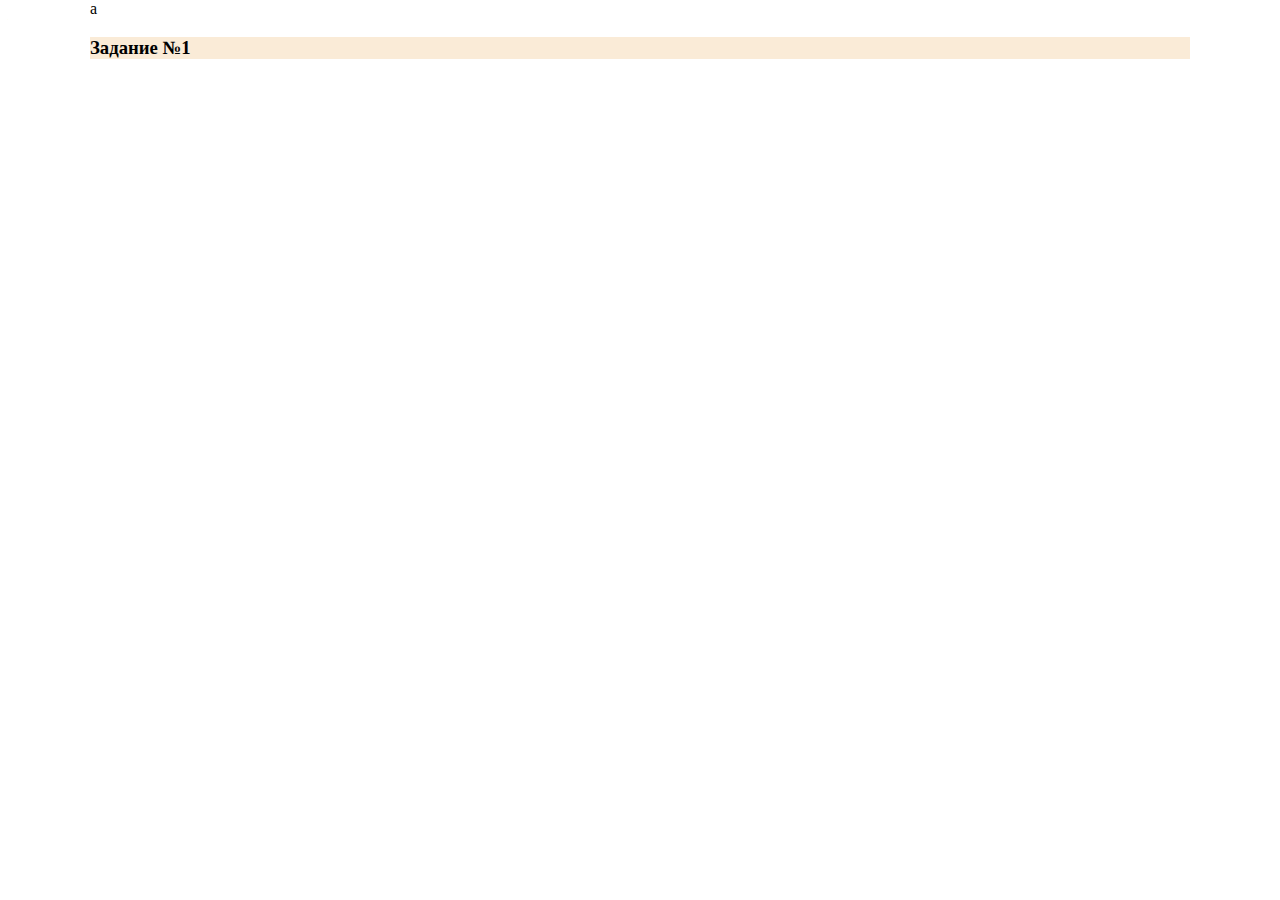
<file: index.html>
<!DOCTYPE html>
<html lang="ru">
<head>
    <meta charset="UTF-8">
    <title>Title</title>
a    <link rel="stylesheet" href="css/style.css">
</head>
<body>

<main>
    <section>
        <h3>Задание №1</h3>
    </section>
</main>

<script src="tasks/task2.js"></script>
</body>
</html>
</file>
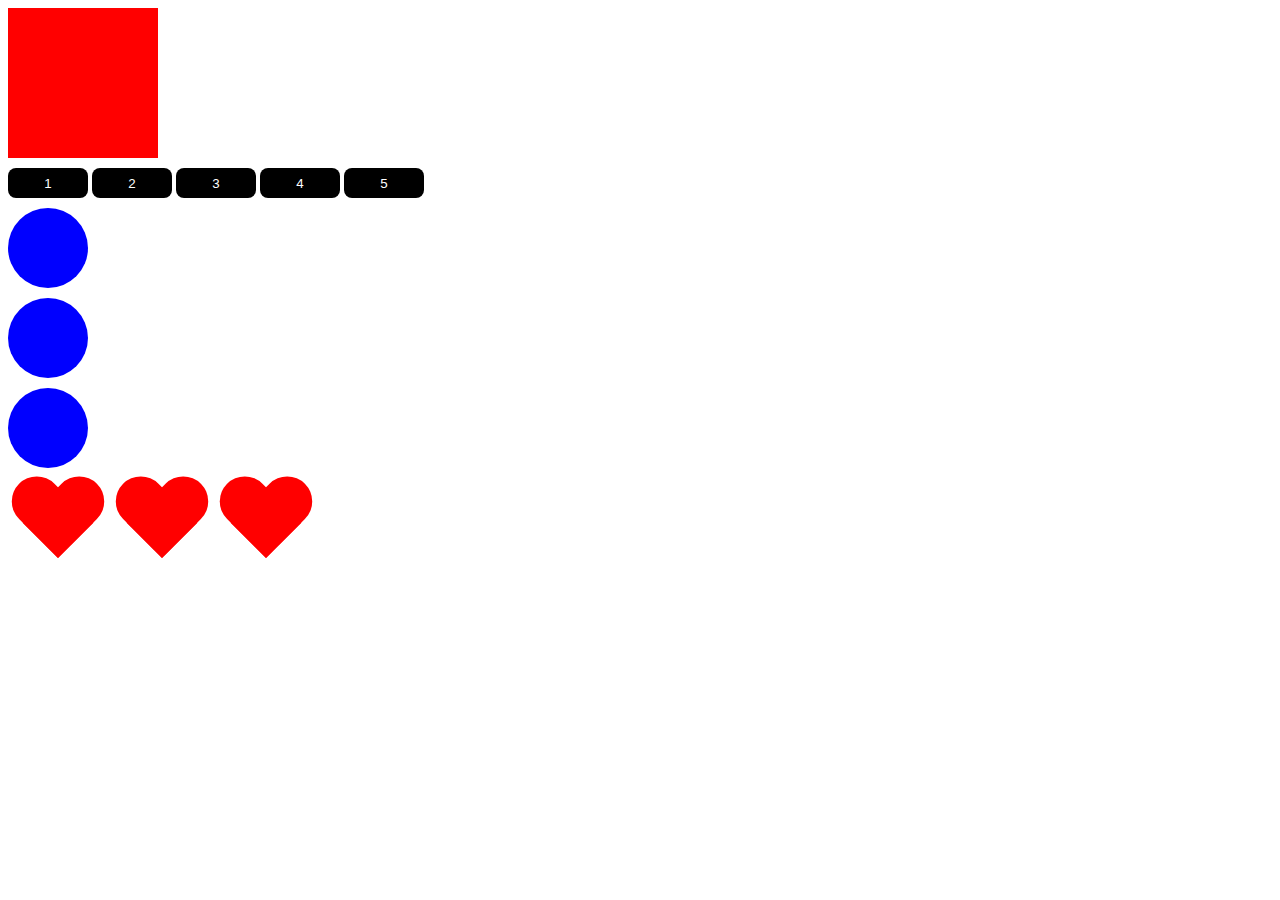
<file: elements/index.html>
<!DOCTYPE html>
<html lang="ru">
	<head>
		<meta charset="utf-8">
		<meta http-equiv="X-UA-Compatible" content="IE=edge">
		<title>JavaScript</title>
		<link rel="stylesheet" href="css/style.css">
	</head>
	<body>
		<div class="box" id="box"></div>
		<button>1</button>
		<button>2</button>
		<button>3</button>
		<button>4</button>
		<button>5</button>

		<div class="circle"></div>
		<div class="circle"></div>
		<div class="circle"></div>

		<div class="wrapper">
			<div class="heart"></div>
			<div class="heart"></div>
            <div class="heart"></div>
            
		</div>

		<script src="js/script.js"></script>
	</body>
</html>
</file>
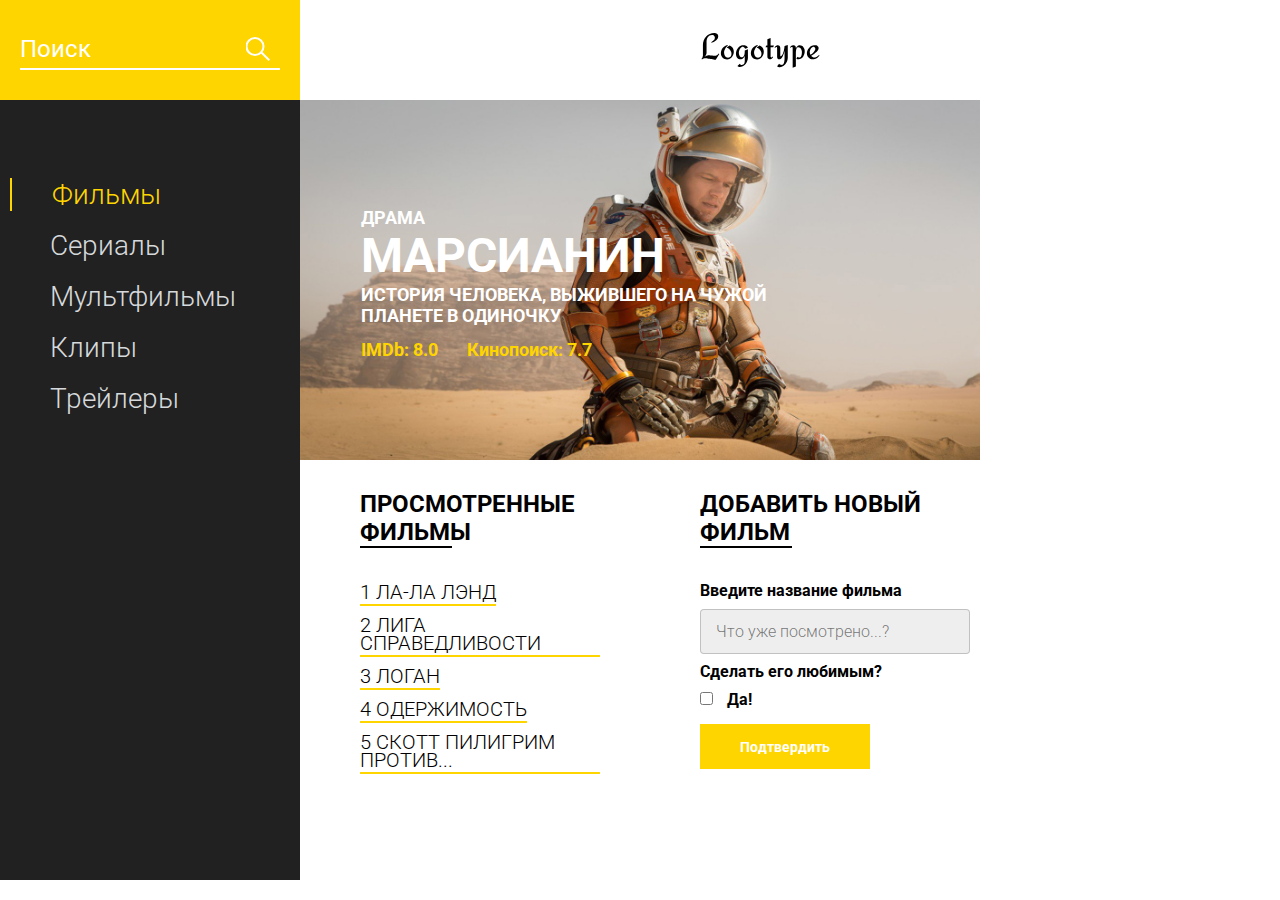
<file: movieDB/index.html>
<!DOCTYPE html>
<html lang="en">
<head>
    <meta charset="UTF-8">
    <meta content="width=device-width, initial-scale=1.0" name="viewport">
    <title>Movie DB</title>
    <link href="https://fonts.googleapis.com/css?family=Roboto:300,400,700&display=swap&subset=cyrillic-ext"
          rel="stylesheet">
    <link href="css/style.min.css" rel="stylesheet">
</head>
<body>
<header class="header">
    <div class="header__search">
        <form action="#">
            <input id="search" placeholder="Поиск" type="text">
            <label for="search"></label>
        </form>
    </div>
    <div class="header__logo">
        <img alt="logo" src="icons/Logotype.svg">
    </div>
</header>
<main class="promo">
    <div class="promo__menu">
        <nav class="promo__menu-list">
            <ul>
                <li><a class="promo__menu-item promo__menu-item_active" href="#">Фильмы</a></li>
                <li><a class="promo__menu-item" href="#">Сериалы</a></li>
                <li><a class="promo__menu-item" href="#">Мультфильмы</a></li>
                <li><a class="promo__menu-item" href="#">Клипы</a></li>
                <li><a class="promo__menu-item" href="#">Трейлеры</a></li>
            </ul>
        </nav>
    </div>
    <div class="promo__content">
        <div class="promo__bg">
            <div class="promo__genre">КОМЕДИЯ</div>
            <div class="promo__title">МАРСИАНИН</div>
            <div class="promo__descr">ИСТОРИЯ ЧЕЛОВЕКА, ВЫЖИВШЕГО НА ЧУЖОЙ ПЛАНЕТЕ В ОДИНОЧКУ</div>
            <div class="promo__ratings">
                <span>IMDb: 8.0</span>
                <span>Кинопоиск: 7.7</span>
            </div>
        </div>
        <div class="promo__interactive">
            <div>
                <div class="promo__interactive-title">ПРОСМОТРЕННЫЕ ФИЛЬМЫ</div>
                <ul class="promo__interactive-list">
                    <li class="promo__interactive-item">ЛОГАН
                        <div class="delete"></div>
                    </li>
                    <li class="promo__interactive-item">ЛИГА СПРАВЕДЛИВОСТИ
                        <div class="delete"></div>
                    </li>
                    <li class="promo__interactive-item">ЛА-ЛА ЛЭНД
                        <div class="delete"></div>
                    </li>
                    <li class="promo__interactive-item">ОДЕРЖИМОСТЬ
                        <div class="delete"></div>
                    </li>
                    <li class="promo__interactive-item">СКОТТ ПИЛИГРИМ ПРОТИВ...
                        <div class="delete"></div>
                    </li>
                </ul>
            </div>
            <div>
                <form class="add">
                    <div class="promo__interactive-title">ДОБАВИТЬ НОВЫЙ ФИЛЬМ</div>
                    <span>Введите название фильма</span>
                    <input class="adding__input" id="add_film" placeholder="Что уже посмотрено...?" type="text">
                    <label for="add_film"></label>
                    <span>Сделать его любимым?</span>
                    <input id="checkbox" type="checkbox">
                    <label for="checkbox"></label>
                    <span class="yes">Да!</span>
                    <button>Подтвердить</button>
                </form>
            </div>
        </div>
    </div>
    <div class="promo__adv">
        <div class="promo__adv-title">Реклама от спонсоров</div>
        <img alt="some picture" src="img/content_1.jpg">
        <img alt="some picture" src="img/content_2.jpg">
        <img alt="some picture" src="img/content_3.png">
    </div>
</main>

<script src="js/task5.js"></script>
</body>
</html>
</file>
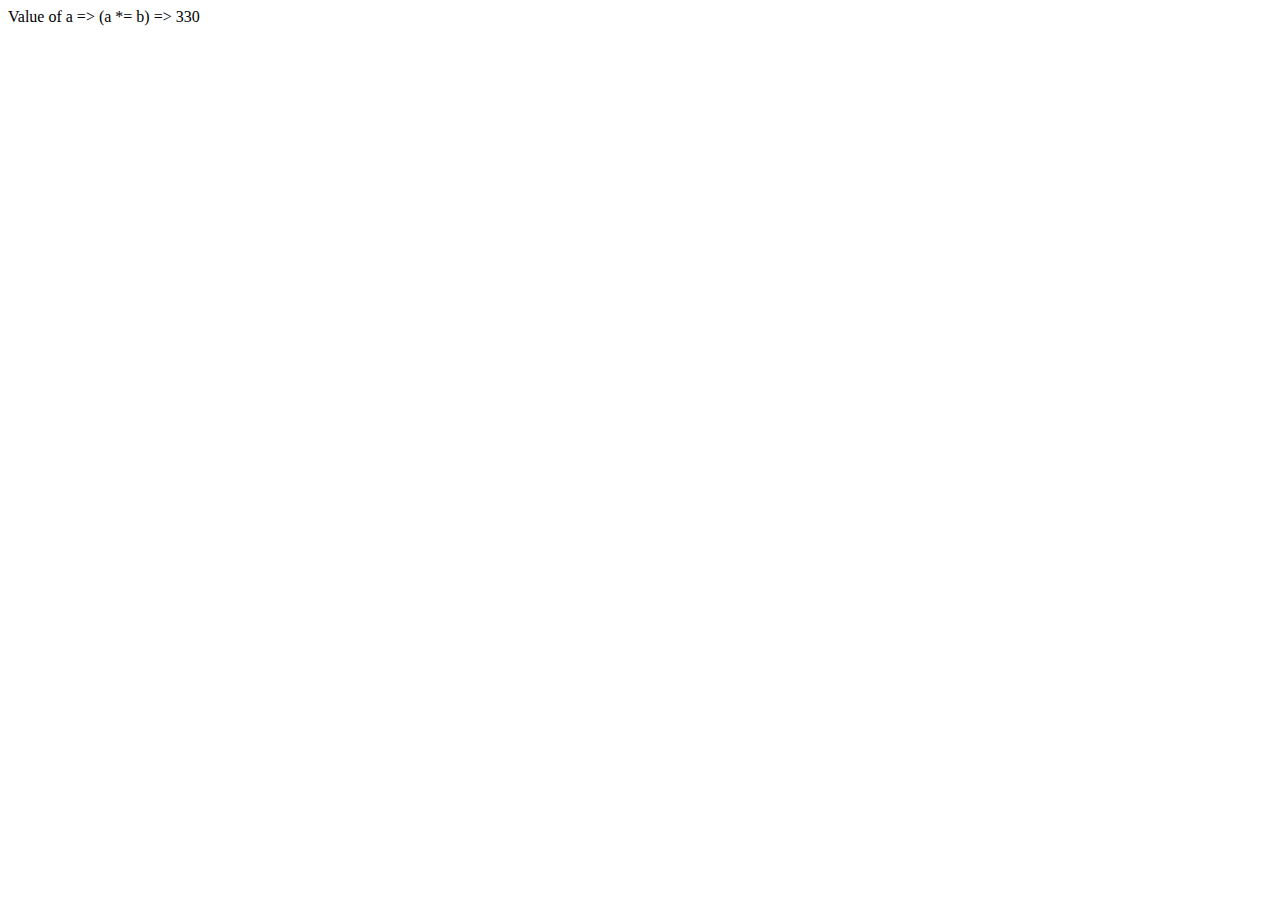
<file: test.html>
<!DOCTYPE html>
<html lang="en">
<head>
    <meta charset="UTF-8">
    <title>Title</title>
</head>
<body>
<script>
    let a = 33;
    let b = 10;

    document.write("Value of a => (a *= b) => ");
    result = (a *= b);
    document.write(result);
</script>
</body>
</html>
</file>
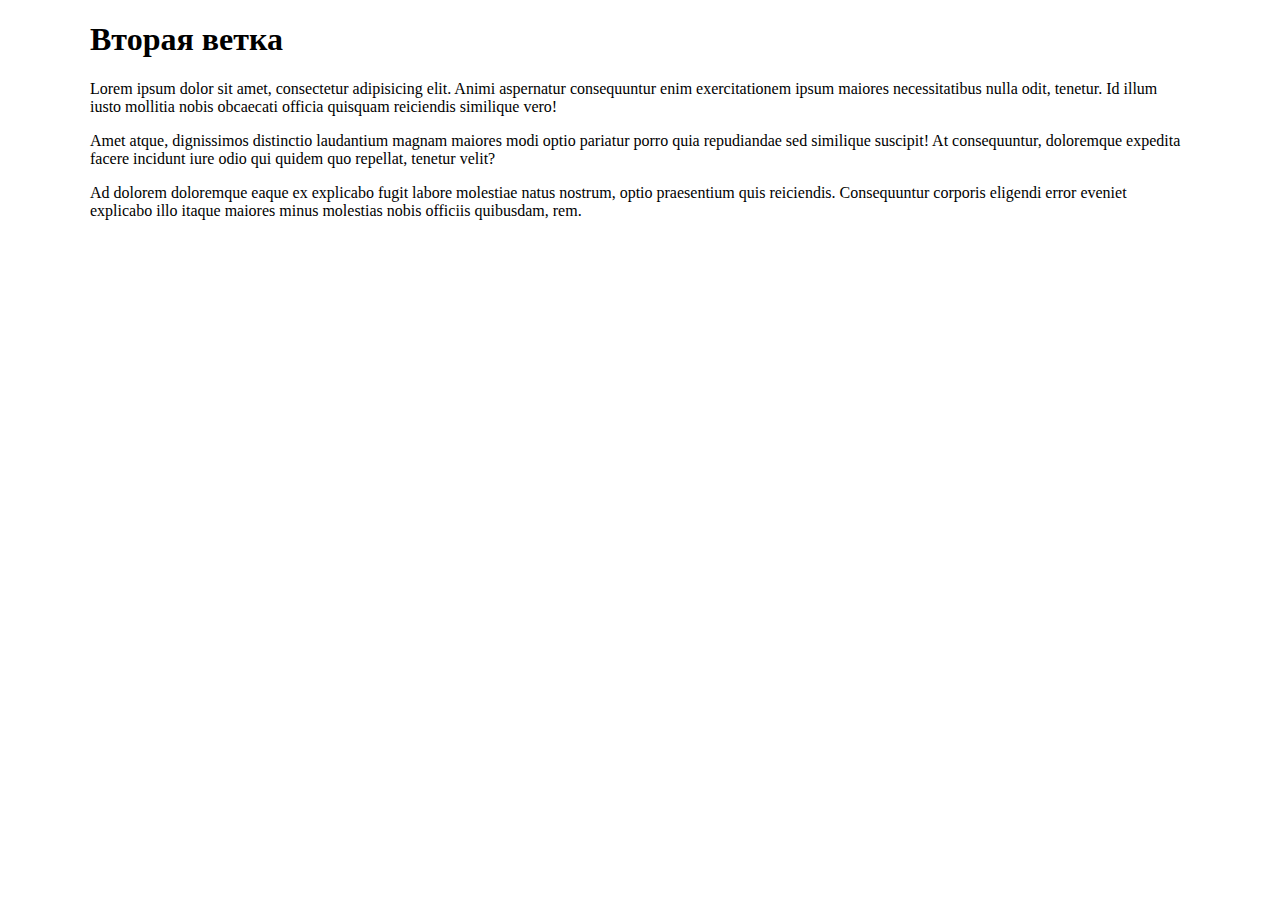
<file: ver2.html>
<!DOCTYPE html>
<html lang="ru">
<head>
    <meta charset="UTF-8">
    <title>Тестовая страница</title>
    <link rel="stylesheet" href="css/style.css">
</head>
<body>
    <h1>Вторая ветка</h1>
    <p>Lorem ipsum dolor sit amet, consectetur adipisicing elit. Animi aspernatur consequuntur enim exercitationem ipsum
        maiores necessitatibus nulla odit, tenetur. Id illum iusto mollitia nobis obcaecati officia quisquam reiciendis
        similique vero!</p>
    <p>Amet atque, dignissimos distinctio laudantium magnam maiores modi optio pariatur porro quia repudiandae sed
        similique suscipit! At consequuntur, doloremque expedita facere incidunt iure odio qui quidem quo repellat,
        tenetur velit?</p>
    <p>Ad dolorem doloremque eaque ex explicabo fugit labore molestiae natus nostrum, optio praesentium quis reiciendis.
        Consequuntur corporis eligendi error eveniet explicabo illo itaque maiores minus molestias nobis officiis
        quibusdam, rem.</p>
</body>
</html>
</file>
<file: css/style.css>
html,
body {
  max-width: 1100px;
  margin: 0 auto;
}

main {
  background-color: antiquewhite;
}
</file>
<file: elements/css/style.css>
.box {
  width: 150px;
  height: 150px;
  background-color: red;
}
button {
	width: 80px;
	height: 30px;
	margin-top: 10px;
	border: none;
	border-radius: 8px;
	background-color: #000;
	color: #fff;
	cursor: pointer;
	outline: none;
}

.circle {
	width: 80px;
	height: 80px;
	background-color: blue;
	display: block;
	margin-top: 10px;
	border-radius: 100%;
}

.heart {
	display: inline-block;
    position: relative;
    width: 100px;
    height: 90px;
    margin-top: 10px;
}
.heart:before,
.heart:after {
    position: absolute;
    content: "";
    left: 50px;
    top: 0;
    width: 50px;
    height: 80px;
    background: red;
    -moz-border-radius: 50px 50px 0 0;
    border-radius: 50px 50px 0 0;
    -webkit-transform: rotate(-45deg);
       -moz-transform: rotate(-45deg);
        -ms-transform: rotate(-45deg);
         -o-transform: rotate(-45deg);
            transform: rotate(-45deg);
    -webkit-transform-origin: 0 100%;
       -moz-transform-origin: 0 100%;
        -ms-transform-origin: 0 100%;
         -o-transform-origin: 0 100%;
            transform-origin: 0 100%;
}
.heart:after {
    left: 0;
    -webkit-transform: rotate(45deg);
       -moz-transform: rotate(45deg);
        -ms-transform: rotate(45deg);
         -o-transform: rotate(45deg);
            transform: rotate(45deg);
    -webkit-transform-origin: 100% 100%;
       -moz-transform-origin: 100% 100%;
        -ms-transform-origin: 100% 100%;
         -o-transform-origin: 100% 100%;
            transform-origin :100% 100%;
}
.black{
	width: 150px;
	height: 50px;
	line-height: 50px;
	text-align: center;
	background-color: black;
	margin-bottom: 30px;
	margin-top: 30px;
	color: #fff;
}
</file>
<file: movieDB/css/style.min.css>
*{-webkit-box-sizing:border-box;box-sizing:border-box;margin:0;padding:0;font-family:'Roboto', sans-serif}.header{display:-webkit-box;display:-ms-flexbox;display:flex;height:100px}.header__search{display:-webkit-box;display:-ms-flexbox;display:flex;-webkit-box-pack:center;-ms-flex-pack:center;justify-content:center;-webkit-box-align:center;-ms-flex-align:center;align-items:center;height:100%;width:300px;background:#FFD500}.header__search form{position:relative;width:260px;height:30px}.header__search form input{width:100%;border:none;border-bottom:2px solid #fff;background-color:transparent;color:#fff;font-size:24px;line-height:28px;padding-bottom:5px;outline:none}.header__search form input::-webkit-input-placeholder{color:#fff}.header__search form input:-ms-input-placeholder{color:#fff}.header__search form input::-ms-input-placeholder{color:#fff}.header__search form input::placeholder{color:#fff}.header__search form:after{content:'';display:block;position:absolute;top:2px;right:10px;background:url("../icons/search.svg") center center/cover no-repeat;width:24px;height:24px}.header__logo{display:-webkit-box;display:-ms-flexbox;display:flex;-webkit-box-pack:center;-ms-flex-pack:center;justify-content:center;-webkit-box-align:center;-ms-flex-align:center;align-items:center;height:100%;width:calc(100% - 360px)}.promo{height:780px;display:-webkit-box;display:-ms-flexbox;display:flex}.promo__menu{width:300px;height:100%;background:#212121;padding:60px 0 0 10px}.promo__menu-item{display:block;font-size:28px;line-height:33px;color:#D6D9DC;text-decoration:none;font-weight:300;padding-left:40px;margin-top:18px}.promo__menu-item:hover{color:#FFD500}.promo__menu-item_active{border-left:2px solid  #FFD500;color:#FFD500}.promo__content{width:calc(100% - 600px)}.promo__bg{height:360px;background:url("../img/mars.webp") center center/cover no-repeat;background-position:top;padding:107px 0 0 61px}.promo__genre{font-weight:bold;font-size:18px;line-height:21px;color:#FFFFFF;text-transform:uppercase}.promo__title{font-weight:bold;font-size:48px;line-height:56px;color:#FFFFFF;text-transform:uppercase}.promo__descr{width:481px;font-weight:bold;font-size:18px;line-height:21px;color:#FFFFFF;text-transform:uppercase}.promo__ratings{margin-top:13px}.promo__ratings span{font-weight:bold;font-size:18px;line-height:21px;color:#FFD500;margin-right:25px}.promo__interactive{display:-webkit-box;display:-ms-flexbox;display:flex}.promo__interactive>div{width:50%;padding:30px 0 0 60px}.promo__interactive-title{display:inline-block;font-weight:bold;font-size:24px;line-height:28px;color:#000000}.promo__interactive-title:after{content:'';display:block;width:33%;height:2px;background-color:#000}.promo__interactive-list{list-style-type:none;margin-top:35px;display:-webkit-box;display:-ms-flexbox;display:flex;-webkit-box-orient:vertical;-webkit-box-direction:normal;-ms-flex-direction:column;flex-direction:column;-webkit-box-align:start;-ms-flex-align:start;align-items:flex-start}.promo__interactive-item{display:inline-block;position:relative;font-weight:300;font-size:20px;line-height:18px;color:#000000;margin-bottom:15px;padding-right:40px;text-transform:uppercase}.promo__interactive-item span{display:block;position:absolute;left:-30px;top:50%;-webkit-transform:translateY(-50%);transform:translateY(-50%);width:20px;height:20px;background:url("../icons/Star.svg") center center/cover no-repeat}.promo__interactive-item:before{content:'';position:absolute;bottom:-5px;display:block;width:calc(100% - 40px);height:2px;background-color:#FFD500}.promo__interactive-item:hover .delete{content:'';display:block;position:absolute;right:0px;top:50%;-webkit-transform:translateY(-50%);transform:translateY(-50%);width:20px;height:20px;background:url("../icons/trash.png") center center/cover no-repeat;cursor:pointer}.promo__interactive .add .promo__interactive-title{margin-bottom:25px}.promo__interactive .add span{display:block;margin:10px 0;font-weight:bold;font-size:16px;line-height:16px;color:#000000}.promo__interactive .add .yes{display:inline;margin-left:10px}.promo__interactive .add input[type="text"]{width:270px;height:45px;line-height:50px;font-size:16px;background:rgba(196,196,196,0.29);border:1px solid rgba(0,0,0,0.19);padding:0 15px;outline:none;border-radius:4px}.promo__interactive .add input[type="text"]::-webkit-input-placeholder{font-weight:300;font-size:16px;color:rgba(0,0,0,0.53)}.promo__interactive .add input[type="text"]:-ms-input-placeholder{font-weight:300;font-size:16px;color:rgba(0,0,0,0.53)}.promo__interactive .add input[type="text"]::-ms-input-placeholder{font-weight:300;font-size:16px;color:rgba(0,0,0,0.53)}.promo__interactive .add input[type="text"]::placeholder{font-weight:300;font-size:16px;color:rgba(0,0,0,0.53)}.promo__interactive .add button{display:block;margin-top:15px;width:170px;height:45px;background:#FFD500;font-weight:bold;font-size:14px;line-height:14px;color:#FFFFFF;border:none;outline:none;cursor:pointer}.promo__interactive .add button:active{-webkit-transform:scale(0.95);transform:scale(0.95)}.promo__adv{background:#212121;width:300px;height:100%}.promo__adv-title{font-weight:bold;font-size:18px;line-height:21px;color:#FFD500;margin:20px 0;text-align:center}.promo__adv img{width:100%;margin-bottom:10px}
/*# sourceMappingURL=style.min.css.map */
</file>
